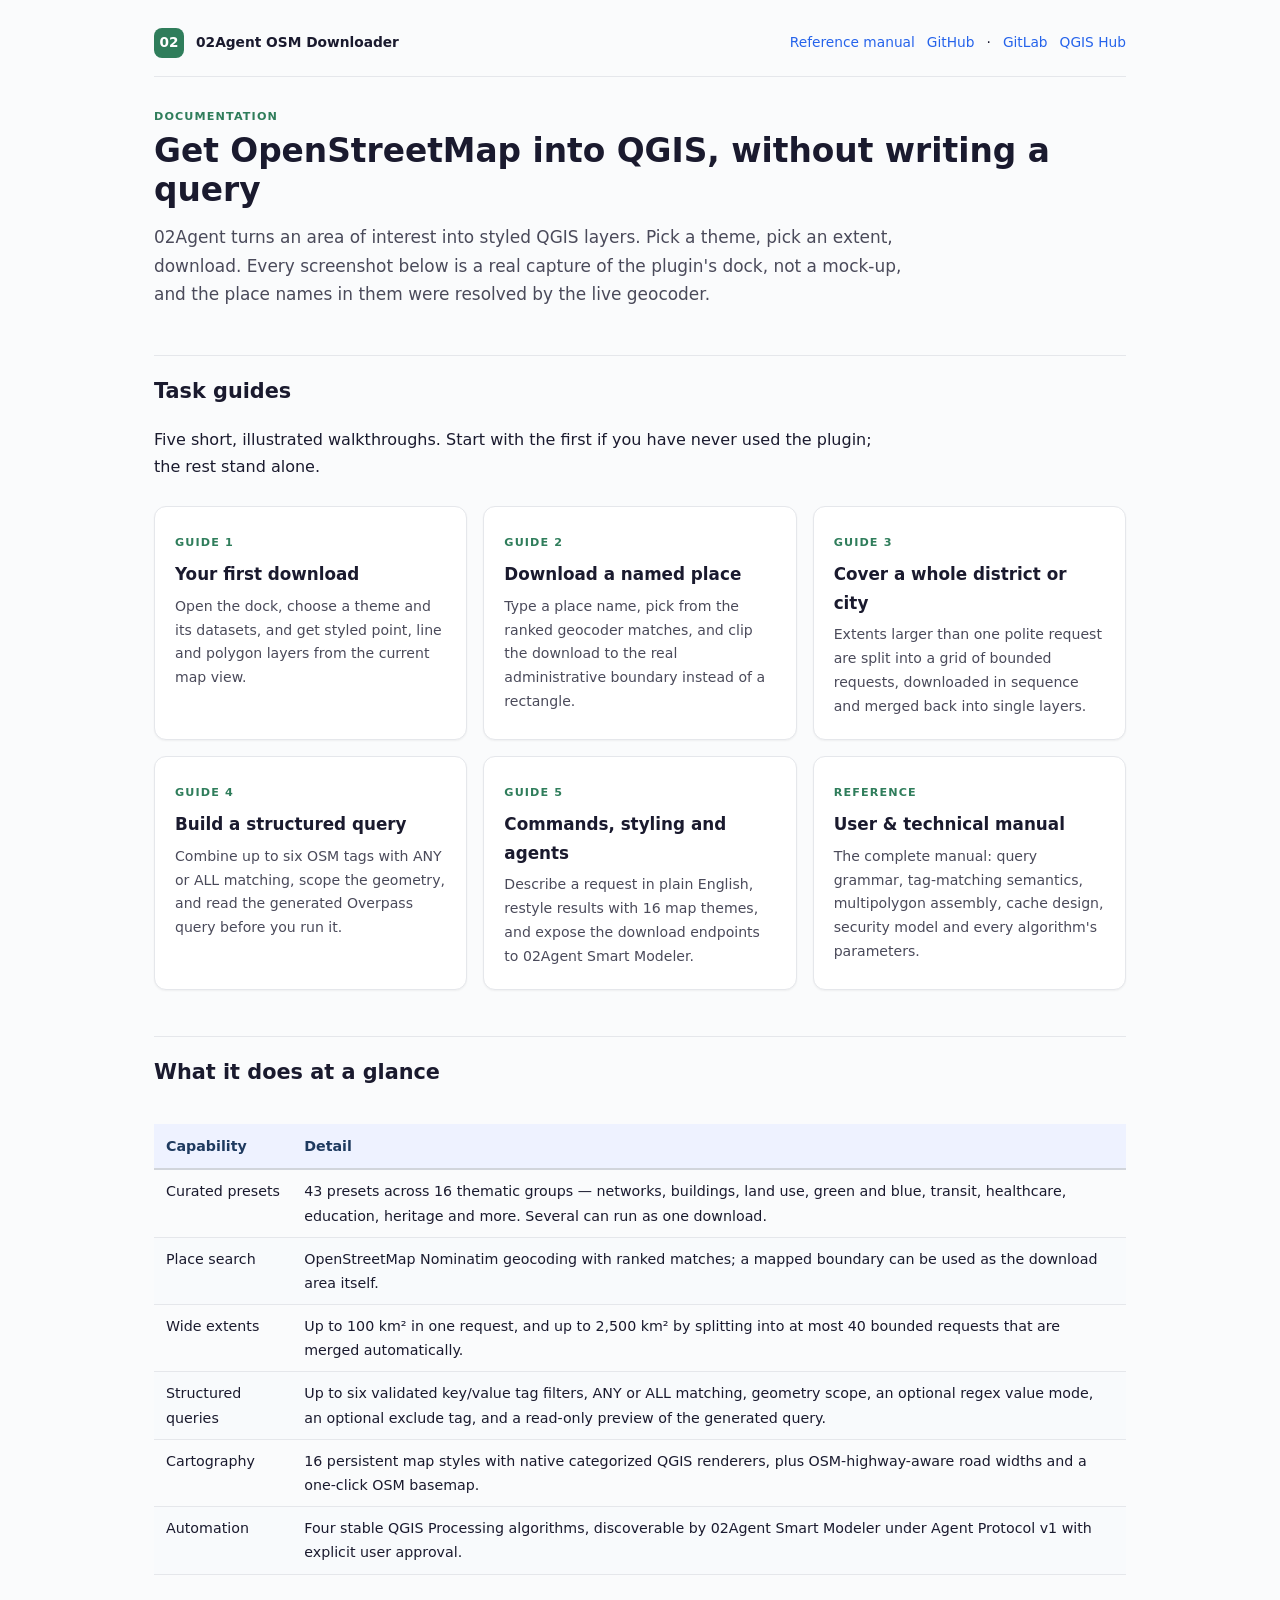
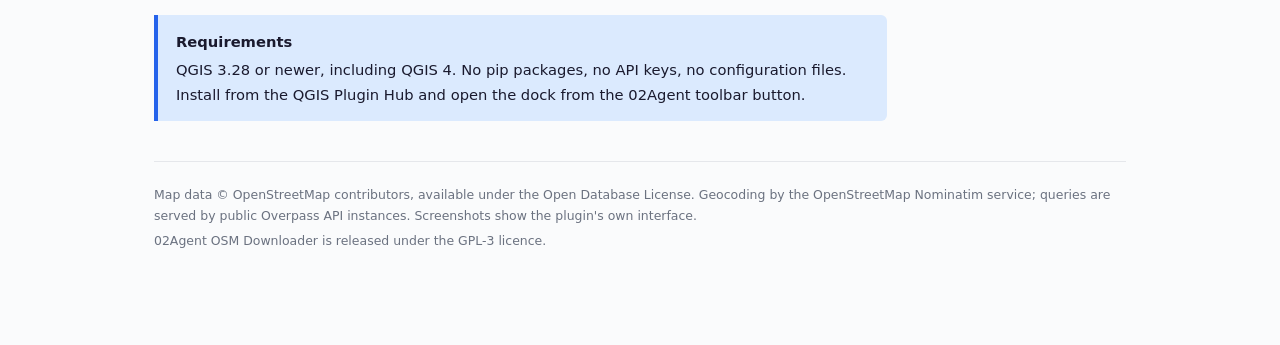
<file: docs/index.html>
<!DOCTYPE html>
<html lang="en">
<head>
<meta charset="UTF-8">
<meta name="viewport" content="width=device-width, initial-scale=1.0">
<meta name="description" content="02Agent OSM Downloader for QGIS — illustrated task guides and the full user and technical reference manual.">
<title>02Agent OSM Downloader — Documentation</title>
<link rel="stylesheet" href="guide.css">
</head>
<body>
<div class="wrap">

<nav class="topbar">
  <span class="mark">02</span>
  <strong>02Agent OSM Downloader</strong>
  <span class="spacer"></span>
  <a href="REFERENCE_MANUAL.html">Reference manual</a>
  <a href="https://github.com/YusufEminoglu/02Agent-OSM-Downloader">GitHub</a> &middot; <a href="https://gitlab.com/yusufeminoglu/zero2agent_osm_downloader">GitLab</a>
  <a href="https://plugins.qgis.org/plugins/zero2agent_osm_downloader/">QGIS Hub</a>
</nav>

<p class="eyebrow">Documentation</p>
<h1>Get OpenStreetMap into QGIS, without writing a query</h1>
<p class="lead">
  02Agent turns an area of interest into styled QGIS layers. Pick a theme, pick an
  extent, download. Every screenshot below is a real capture of the plugin's dock,
  not a mock-up, and the place names in them were resolved by the live geocoder.
</p>

<h2>Task guides</h2>
<p>
  Five short, illustrated walkthroughs. Start with the first if you have never used
  the plugin; the rest stand alone.
</p>

<div class="cards">
  <a class="card" href="guide-first-download.html">
    <span class="num">Guide 1</span>
    <h3>Your first download</h3>
    <p>Open the dock, choose a theme and its datasets, and get styled point, line and
      polygon layers from the current map view.</p>
  </a>
  <a class="card" href="guide-place-boundary.html">
    <span class="num">Guide 2</span>
    <h3>Download a named place</h3>
    <p>Type a place name, pick from the ranked geocoder matches, and clip the download
      to the real administrative boundary instead of a rectangle.</p>
  </a>
  <a class="card" href="guide-wide-area.html">
    <span class="num">Guide 3</span>
    <h3>Cover a whole district or city</h3>
    <p>Extents larger than one polite request are split into a grid of bounded
      requests, downloaded in sequence and merged back into single layers.</p>
  </a>
  <a class="card" href="guide-advanced-query.html">
    <span class="num">Guide 4</span>
    <h3>Build a structured query</h3>
    <p>Combine up to six OSM tags with ANY or ALL matching, scope the geometry, and
      read the generated Overpass query before you run it.</p>
  </a>
  <a class="card" href="guide-command-and-agent.html">
    <span class="num">Guide 5</span>
    <h3>Commands, styling and agents</h3>
    <p>Describe a request in plain English, restyle results with 16 map themes, and
      expose the download endpoints to 02Agent Smart Modeler.</p>
  </a>
  <a class="card" href="REFERENCE_MANUAL.html">
    <span class="num">Reference</span>
    <h3>User &amp; technical manual</h3>
    <p>The complete manual: query grammar, tag-matching semantics, multipolygon
      assembly, cache design, security model and every algorithm's parameters.</p>
  </a>
</div>

<h2>What it does at a glance</h2>

<div class="scroll-x">
<table>
  <thead>
    <tr><th>Capability</th><th>Detail</th></tr>
  </thead>
  <tbody>
    <tr><td>Curated presets</td><td>43 presets across 16 thematic groups — networks, buildings, land use, green and blue, transit, healthcare, education, heritage and more. Several can run as one download.</td></tr>
    <tr><td>Place search</td><td>OpenStreetMap Nominatim geocoding with ranked matches; a mapped boundary can be used as the download area itself.</td></tr>
    <tr><td>Wide extents</td><td>Up to 100 km² in one request, and up to 2,500 km² by splitting into at most 40 bounded requests that are merged automatically.</td></tr>
    <tr><td>Structured queries</td><td>Up to six validated key/value tag filters, ANY or ALL matching, geometry scope, an optional regex value mode, an optional exclude tag, and a read-only preview of the generated query.</td></tr>
    <tr><td>Cartography</td><td>16 persistent map styles with native categorized QGIS renderers, plus OSM-highway-aware road widths and a one-click OSM basemap.</td></tr>
    <tr><td>Automation</td><td>Four stable QGIS Processing algorithms, discoverable by 02Agent Smart Modeler under Agent Protocol v1 with explicit user approval.</td></tr>
  </tbody>
</table>
</div>

<div class="note">
  <p><strong>Requirements</strong>
    QGIS 3.28 or newer, including QGIS 4. No pip packages, no API keys, no
    configuration files. Install from the QGIS Plugin Hub and open the dock from the
    02Agent toolbar button.</p>
</div>

<footer class="legal">
  <p>Map data © OpenStreetMap contributors, available under the Open Database License.
     Geocoding by the OpenStreetMap Nominatim service; queries are served by public
     Overpass API instances. Screenshots show the plugin's own interface.</p>
  <p>02Agent OSM Downloader is released under the GPL-3 licence.</p>
</footer>

</div>
</body>
</html>
</file>
<file: docs/guide.css>
/* Shared styling for the 02Agent OSM Downloader task guides.
   Palette follows REFERENCE_MANUAL.html so the whole site reads as one book. */

:root {
  --bg-primary: #fafbfc;
  --bg-secondary: #ffffff;
  --bg-tertiary: #f0f2f5;
  --text-primary: #1a1a2e;
  --text-secondary: #4a4a5a;
  --text-muted: #6b7280;
  --border: #d1d5db;
  --border-light: #e5e7eb;
  --accent: #2563eb;
  --accent-hover: #1d4ed8;
  --accent-light: #dbeafe;
  --brand: #2f7d5b;
  --brand-light: #e6f2ec;
  --code-bg: #f1f5f9;
  --code-text: #0f172a;
  --table-header-bg: #eef2ff;
  --table-header-text: #1e3a5f;
  --table-stripe: #f8fafc;
  --shadow-sm: 0 1px 2px rgba(0, 0, 0, 0.05);
  --shadow-md: 0 6px 20px rgba(0, 0, 0, 0.09);
  --radius: 6px;
  --radius-lg: 12px;
  --shot-frame: #e5e7eb;
}

@media (prefers-color-scheme: dark) {
  :root:not([data-theme="light"]) {
    --bg-primary: #0f1117;
    --bg-secondary: #161822;
    --bg-tertiary: #1e2030;
    --text-primary: #e2e4e9;
    --text-secondary: #b0b3bd;
    --text-muted: #8b8f9c;
    --border: #2d3040;
    --border-light: #252838;
    --accent: #60a5fa;
    --accent-hover: #93bbfd;
    --accent-light: #1e293b;
    --brand: #4dad7a;
    --brand-light: #16281f;
    --code-bg: #1e2235;
    --code-text: #e2e8f0;
    --table-header-bg: #1e2440;
    --table-header-text: #bfd9fe;
    --table-stripe: #1a1d2b;
    --shadow-sm: 0 1px 2px rgba(0, 0, 0, 0.3);
    --shadow-md: 0 6px 20px rgba(0, 0, 0, 0.45);
    --shot-frame: #2d3040;
  }
}

:root[data-theme="dark"] {
  --bg-primary: #0f1117;
  --bg-secondary: #161822;
  --bg-tertiary: #1e2030;
  --text-primary: #e2e4e9;
  --text-secondary: #b0b3bd;
  --text-muted: #8b8f9c;
  --border: #2d3040;
  --border-light: #252838;
  --accent: #60a5fa;
  --accent-hover: #93bbfd;
  --accent-light: #1e293b;
  --brand: #4dad7a;
  --brand-light: #16281f;
  --code-bg: #1e2235;
  --code-text: #e2e8f0;
  --table-header-bg: #1e2440;
  --table-header-text: #bfd9fe;
  --table-stripe: #1a1d2b;
  --shadow-sm: 0 1px 2px rgba(0, 0, 0, 0.3);
  --shadow-md: 0 6px 20px rgba(0, 0, 0, 0.45);
  --shot-frame: #2d3040;
}

*, *::before, *::after { box-sizing: border-box; }

body {
  margin: 0;
  font-family: "Segoe UI", system-ui, -apple-system, sans-serif;
  background: var(--bg-primary);
  color: var(--text-primary);
  line-height: 1.7;
  font-size: 16px;
}

.wrap {
  max-width: 1020px;
  margin: 0 auto;
  padding: 28px 24px 90px;
}

/* ── Navigation ─────────────────────────────────────────────── */
.topbar {
  display: flex;
  flex-wrap: wrap;
  align-items: center;
  gap: 12px;
  padding-bottom: 18px;
  margin-bottom: 30px;
  border-bottom: 1px solid var(--border-light);
  font-size: 0.86rem;
}

.topbar a { color: var(--accent); text-decoration: none; }
.topbar a:hover { color: var(--accent-hover); text-decoration: underline; }
.topbar .spacer { flex: 1; }

.mark {
  display: inline-flex;
  align-items: center;
  justify-content: center;
  width: 30px;
  height: 30px;
  border-radius: 8px;
  background: var(--brand);
  color: #fff;
  font-weight: 700;
  font-size: 0.85rem;
  flex: none;
}

/* ── Headings ───────────────────────────────────────────────── */
.eyebrow {
  text-transform: uppercase;
  letter-spacing: 0.1em;
  font-size: 0.7rem;
  font-weight: 700;
  color: var(--brand);
  margin: 0 0 6px;
}

h1 { font-size: 2.05rem; line-height: 1.2; margin: 0 0 12px; }
h2 {
  font-size: 1.3rem;
  margin: 46px 0 14px;
  padding-top: 18px;
  border-top: 1px solid var(--border-light);
}
h3 { font-size: 1.03rem; margin: 26px 0 8px; }

.lead {
  font-size: 1.06rem;
  color: var(--text-secondary);
  margin: 0 0 8px;
  max-width: 72ch;
}

p { max-width: 72ch; }

a { color: var(--accent); }

/* ── Step layout: prose beside a real screenshot ────────────── */
.step {
  display: grid;
  grid-template-columns: minmax(0, 1fr) minmax(0, 400px);
  gap: 30px;
  align-items: start;
  margin: 30px 0;
  padding: 22px;
  background: var(--bg-secondary);
  border: 1px solid var(--border-light);
  border-radius: var(--radius-lg);
  box-shadow: var(--shadow-sm);
}

.step.wide { grid-template-columns: minmax(0, 1fr); }

.step-head {
  display: flex;
  align-items: center;
  gap: 10px;
  margin-bottom: 8px;
}

.step-number {
  display: inline-flex;
  align-items: center;
  justify-content: center;
  width: 27px;
  height: 27px;
  border-radius: 50%;
  background: var(--brand);
  color: #fff;
  font-weight: 700;
  font-size: 0.82rem;
  flex: none;
}

.step-head h3 { margin: 0; font-size: 1.06rem; }
.step p:last-child { margin-bottom: 0; }

figure { margin: 0; }

figure img {
  display: block;
  width: 100%;
  height: auto;
  border: 1px solid var(--shot-frame);
  border-radius: var(--radius);
  box-shadow: var(--shadow-md);
  background: var(--bg-tertiary);
}

figcaption {
  font-size: 0.76rem;
  color: var(--text-muted);
  margin-top: 8px;
  line-height: 1.5;
}

/* ── Cards on the hub page ──────────────────────────────────── */
.cards {
  display: grid;
  grid-template-columns: repeat(auto-fit, minmax(255px, 1fr));
  gap: 16px;
  margin: 26px 0;
}

.card {
  display: block;
  padding: 20px;
  background: var(--bg-secondary);
  border: 1px solid var(--border-light);
  border-radius: var(--radius-lg);
  text-decoration: none;
  color: inherit;
  box-shadow: var(--shadow-sm);
  transition: transform 0.15s, box-shadow 0.15s, border-color 0.15s;
}

.card:hover {
  transform: translateY(-2px);
  box-shadow: var(--shadow-md);
  border-color: var(--brand);
}

.card .num {
  font-size: 0.7rem;
  font-weight: 700;
  letter-spacing: 0.1em;
  text-transform: uppercase;
  color: var(--brand);
}

.card h3 { margin: 6px 0 6px; font-size: 1.05rem; }
.card p { margin: 0; font-size: 0.88rem; color: var(--text-secondary); }

/* ── Callouts ───────────────────────────────────────────────── */
.note, .warn {
  border-left: 4px solid var(--accent);
  background: var(--accent-light);
  padding: 14px 18px;
  border-radius: 0 var(--radius) var(--radius) 0;
  margin: 20px 0;
  max-width: 72ch;
}

.warn { border-left-color: #d97706; background: rgba(217, 119, 6, 0.11); }
.note p, .warn p { margin: 0; max-width: none; font-size: 0.92rem; }
.note strong, .warn strong { display: block; margin-bottom: 3px; }

/* ── Tables and code ────────────────────────────────────────── */
table {
  width: 100%;
  border-collapse: collapse;
  margin: 20px 0;
  font-size: 0.89rem;
}

thead th {
  background: var(--table-header-bg);
  color: var(--table-header-text);
  text-align: left;
  padding: 10px 12px;
  border-bottom: 2px solid var(--border);
}

tbody td {
  padding: 9px 12px;
  border-bottom: 1px solid var(--border-light);
  vertical-align: top;
}

tbody tr:nth-child(even) { background: var(--table-stripe); }

.scroll-x { overflow-x: auto; }

code, kbd {
  font-family: "Cascadia Code", Consolas, monospace;
  background: var(--code-bg);
  color: var(--code-text);
  padding: 1px 6px;
  border-radius: 4px;
  font-size: 0.87em;
}

pre {
  background: var(--code-bg);
  color: var(--code-text);
  padding: 14px 16px;
  border-radius: var(--radius);
  overflow-x: auto;
  border: 1px solid var(--border-light);
  font-size: 0.85rem;
  line-height: 1.6;
}

pre code { background: none; padding: 0; }

ul, ol { max-width: 72ch; padding-left: 22px; }
li { margin: 5px 0; }

/* ── Footer ─────────────────────────────────────────────────── */
.pager {
  display: flex;
  flex-wrap: wrap;
  gap: 12px;
  justify-content: space-between;
  margin-top: 50px;
  padding-top: 20px;
  border-top: 1px solid var(--border-light);
  font-size: 0.9rem;
}

footer.legal {
  margin-top: 40px;
  padding-top: 18px;
  border-top: 1px solid var(--border-light);
  font-size: 0.78rem;
  color: var(--text-muted);
}

footer.legal p { max-width: none; margin: 4px 0; }

@media (max-width: 820px) {
  .step { grid-template-columns: minmax(0, 1fr); }
  h1 { font-size: 1.7rem; }
}
</file>
